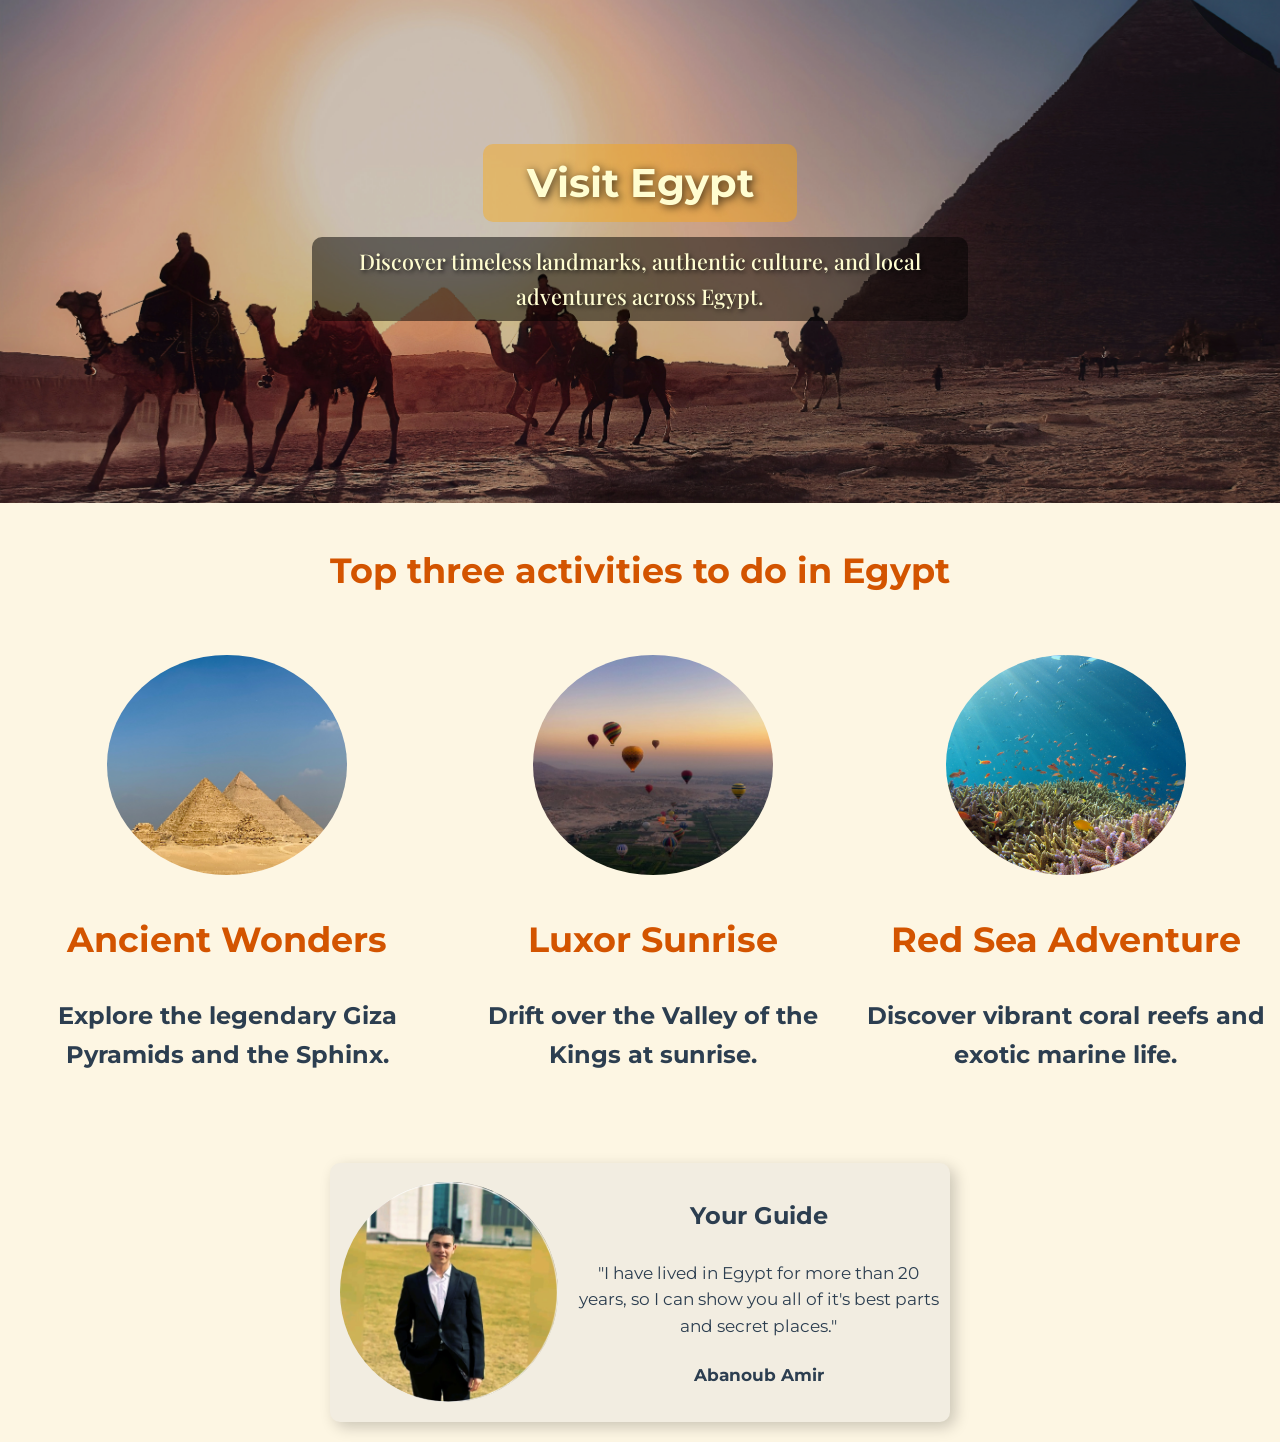
<file: index.html>
<!doctype html>
<html lang="en">

    <head>
        <meta charset="UTF-8">
        <meta name="viewport" content="width=device-width, initial-scale=1.0">
        <meta name="description" content="Discover the beauty of Egypt with local guide Abanoub Amir.">
        <link rel="stylesheet" href="css/styles.css">
        <title>Explore Egypt | Local Travel Guide</title>
    </head>

    <body>

        <div id="hero">
            <div id="content-wrapper">
                <h1 id="hero-title">Visit Egypt</h1>
                <h3 id="hero-subtitle">Discover timeless landmarks, authentic culture, and local adventures across Egypt.</h3>
            </div>
        </div>

     
        <div id="activities">
            <h2 id="activities-header">Top three activities to do in Egypt</h2>

            <div id="activities-wrapper">
                <div class="activity-card">
                    <img class="img" src="images/pyramids.jpg" alt="Pyramids of Giza">
                    <h2>Ancient Wonders</h2>
                    <h3>Explore the legendary Giza Pyramids and the Sphinx.</h3>
                </div>

                <div class="activity-card">
                    <img class="img" src="images/hot-ballon.jpg" alt="Hot air ballon flying in the sky of Aswan">
                    <h2>Luxor Sunrise</h2>
                    <h3>Drift over the Valley of the Kings at sunrise.</h3>
                </div>

                <div class="activity-card">
                    <img class="img" src="images/snorkling.jpg" alt="Two people snorkling in dahab Egypt">
                    <h2>Red Sea Adventure</h2>
                    <h3>Discover vibrant coral reefs and exotic marine life.</h3>
                </div>
            </div>
        </div>

        <div id="profile-card">
            <img class="img" src="images/Abanoub Amir.png" alt="Personal Photo">
            <div id="guide-box">
                <h3>Your Guide</h3>
                <p>"I have lived in Egypt for more than 20 years, so I can show you all of it's best parts and secret places."</p>
                <h4>Abanoub Amir</h4>
            </div>
        </div>

    </body>
</html>
</file>
<file: css/styles.css>
@font-face {
    font-family: Montserrat;
    src: url(../fonts/Montserrat/Montserrat-VariableFont_wght.ttf);
}

@font-face {
    font-family: Playfair;
    src: url(../fonts/Playfair_Display/PlayfairDisplay-VariableFont_wght.ttf);
}

body {
    margin: 0px;
    font-family: Montserrat;
    color: #2C3E50;
    background-color: #FDF6E3;
    /* clamp(min, preferred, max)

    - 1rem = the root font size (16px by default)
    - 1vw = 1% of the viewport (browser window) width.

    Values:
    - 0.95rem → Minimum font size. The text will never become smaller than this even if the browser width got smaller.
    - 0.3vw + 0.85rem → Preferred font size. Combines a fixed base size (0.85rem) with a viewport-based value (0.3vw),
      allowing the text to scale smoothly as the screen width changes.
    - 1.05rem → Maximum font size. The text will never become larger than this even if the browser width got bigger.

    Result:
    The font size remains responsive across different screen sizes without while staying within readable minimum and maximum limits. */
    font-size: clamp(0.95rem, 0.3vw + 0.85rem, 1.05rem);
    line-height: 1.6; /* Sets the height of each line to 1.6 times the font size, improving readability and text spacing. */
}

h2 {
    color: #D35400; 
    font-size: clamp(1.65rem, 4vw + 0.5rem, 2.2rem);
}

h3{
    font-size: clamp(1.1rem, 2vw + 0.6rem, 1.5rem);
    font-weight: 700;
}


#hero {
    background: linear-gradient(rgba(0, 0, 0, 0.2), rgba(0, 0, 0, 0.2)), url(../images/Egypt.jpg); /* Creates a semi-transparent black overlay using a gradient from black to black with 20% opacity. This darkens the background image slightly, improving contrast and making foreground text easier to read. */ 
    background-size: cover; /* Forces the image width to fit the screen 100% */
    background-position: center;

    padding: clamp(15px, 3vw, 65px) 0; /*top down: clamp(15px, 3vw, 65px), left right: 0. We use padding here to grow image size from top-button proportional to the width of screen*/
    aspect-ratio: 3 / 1; /* Maintains a width-to-height ratio of 3:1. The browser automatically adjusts the height based on the element's width to preserve the hero size as screen grow or shrink. */
    width: 100%;     

    /* min-height: 80vh; Hero section will be at least 80% of the screen height. If it's content is small, it will stretch to 80%. But if it's content is huge, it will expand further so nothing gets cut off */
    color: #FFFDD0;
    display: flex;
    flex-direction: column;
    justify-content: center; 
    align-items: center;    
}

#content-wrapper {
    text-align: center;   
}

#hero-title {
    padding: 7px;
    margin: 0 auto;
    font-size: clamp(1.9rem, 5vw + 0.8rem, 2.5rem);
    width: 90%; /* Hero always try to take 90% of the parent container width, this is important when we try to display it on mobile/tablets to be displayed in beautiful way */
    max-width: 300px; /* Hero tries to take 90% of the screen width but it's limited to 250px , this is important for large screens to be displayed in beautiful way */
    text-shadow: 2px 2px 8px rgba(0, 0, 0, 0.7); /* last value Opacity: This determines how much of the background "blends with the object shadow" */
    background-color: rgba(255, 165, 0, 0.4); /* last value Opacity: This determines how much of the background "blends with the object background" */
    border-radius: 10px;
    margin-bottom: 15px;
    font-family: Montserrat;
}

#hero-subtitle {
    padding: 7px;
    margin: 0 auto clamp(10px, 3vw, 40px) auto;
    font-size: clamp(0.85rem, 4vw, 1.35rem);
    width: 90%;
    max-width: 700px;
    text-shadow: 2px 2px 4px rgba(0, 0, 0, 0.7); 
    font-weight: 500;
    background-color: rgba(0, 0, 0, 0.5);
    border-radius: 10px;
    font-family: Playfair;
}

#activities {
    background-color:#FDF6E3;
    text-align: center;          
    padding: 0px;
}

#activities-header {
    margin: 40px auto;
    width: 94%;
    max-width: 800px;
}

#activities-wrapper {
    display: flex;
    justify-content: space-around;
    align-items: flex-start; /* Make sure that the very top edge of of each coulmn is aligned */
    margin-bottom: 50px;
    gap: 10px; /* Similar to using margins to create space between elements, but gap is applied to the parent container and automatically adds spacing between all children, whereas margins must be applied to individual children to create spacing between them. */
}

.activity-card {
    padding: 15px; 
}

.img {
    width: 240px;
    height: 220px;
    border-radius: 50%;
    object-fit: cover;
}

#profile-card {
    display: flex;
    justify-content: center;
    align-items: center;
    text-align: center;
    margin: 20px auto;
    width: 95%;
    max-width: 600px; 
    border-radius: 10px;
    background-color: #F2EDE1;
    box-shadow: 5px 5px 15px rgba(0, 0, 0, 0.2);
    padding: 10px;

    /* 
    - background-color: Starts at a value of light cream (#F2EDE1). After 0.15 seconds, the browser mathematically calculates and renders a perfect halfway color blend, before settling on its final rich sand value (#EADFC9) at exactly 0.3 seconds.
    - box-shadow: Starts at a value of a tight, faint shadow (5px blur with 0.2 opacity). After 0.15 seconds, it expands smoothly through a middle state, before easing to its final value of a deeper, wider shadow (30px blur with 0.4 opacity) at exactly 0.3 seconds.
    - transform: Starts at a value of 0px (flat on the screen). After 0.15 seconds, it utilizes the 'ease' curve to accelerate quickly through a vertical midpoint of 2px, before gently slowing down to cushion into its final value of a 4px uplift at exactly 0.3 seconds.
    */
    transition: background-color 0.3s ease, box-shadow 0.3s ease, transform 0.3s ease;
}

#guide-box {
    padding-left: 20px;
}

#profile-card:hover {
    background-color:#EADFC9;
    box-shadow: 10px 15px 30px rgba(0, 0, 0, 0.4); 
    transform: translateY(-4px); /* Moves the element 4px upward along the Y-axis */
}


/* @media(max-width: 768px) applies only when the viewport width is 768px or smaller. This breakpoint commonly targets tablets and mobile devices. */
/* The properties defined here override previously declared values for the same elements, while all other properties continue to use their existing styles. */

@media(max-width: 768px) {

    #hero {            
        aspect-ratio: 1.2 / 1;  
    }

    #hero-title {
        width: 70%;
    }

    #activities-wrapper {
        flex-direction: column;
        align-items: center;
        gap: 35px;
        flex-wrap: wrap; /* Drops overflowing flexitems down to a new line cleanly. */
    }

    #profile-card {
        flex-direction: column;
    }

    #guide-box {
        padding-left: 0;
        margin: 15px 5px 0px 5px;
    }

    .activity-card h3 {
        font-size: 0.95rem;
        opacity: 0.9; 
    }
}
</file>
